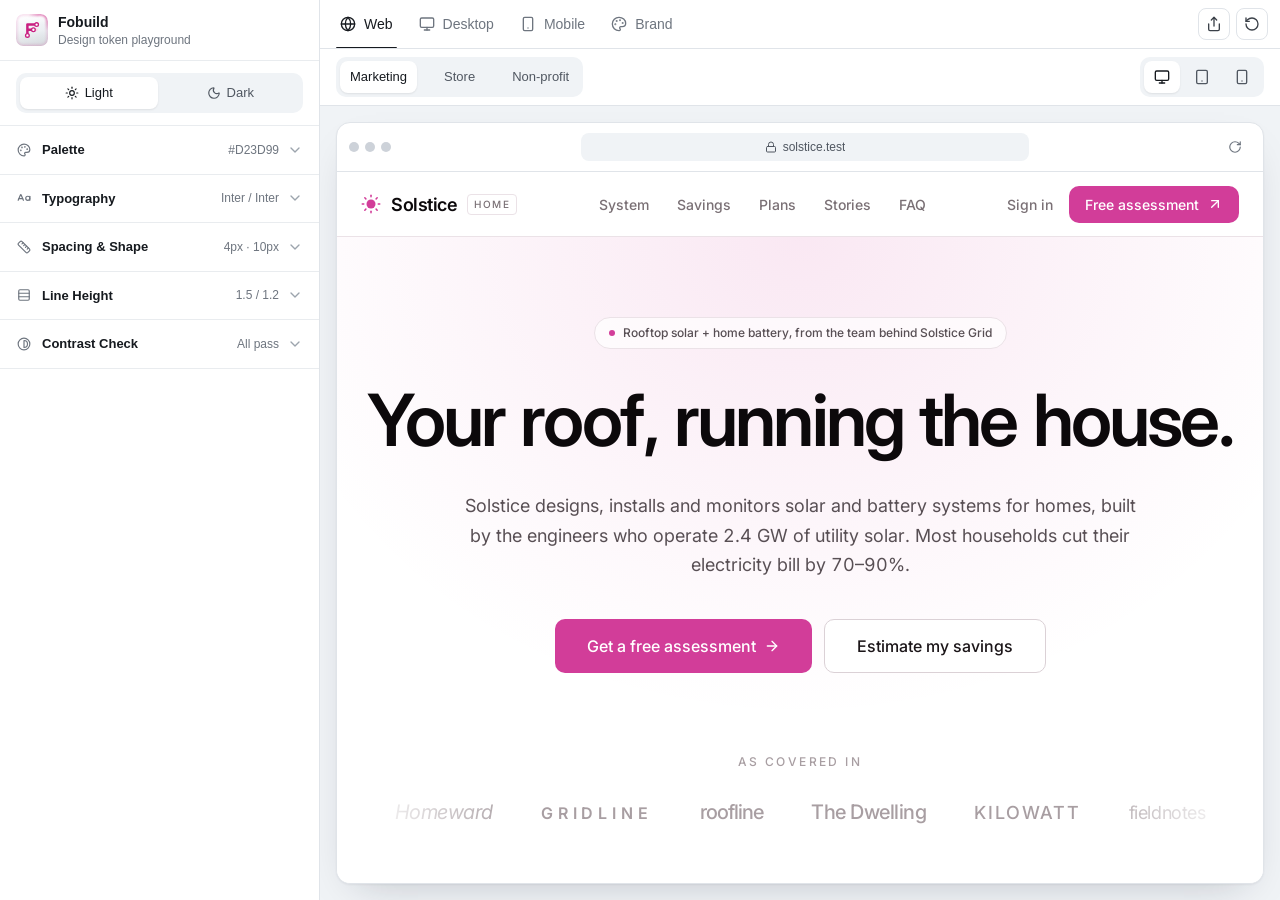
<file: index.html>
<!doctype html>
<html lang="en">
  <head>
    <meta charset="UTF-8" />
    <script>
      // Set the colour mode before first paint so the dark icon shows in dark mode and the light icon in light mode.
      try {
        var saved = JSON.parse(localStorage.getItem('fobuild:theme:v1') || '{}').mode
        var dark = saved === 'dark' || (saved !== 'light' && matchMedia('(prefers-color-scheme: dark)').matches)
        document.documentElement.classList.toggle('dark', dark)
        document.documentElement.style.colorScheme = dark ? 'dark' : 'light'
      } catch (e) {}
    </script>
    <link rel="icon" type="image/png" sizes="32x32" href="/icon-32.png" />
    <link rel="icon" type="image/svg+xml" href="/icon.svg" />
    <link rel="apple-touch-icon" href="/apple-touch-icon.png" />
    <link rel="manifest" href="/manifest.webmanifest" />
    <meta name="viewport" content="width=device-width, initial-scale=1.0" />
    <title>Fobuild</title>
    <meta name="description" content="One theme, every surface. Try your palette, type and spacing on real websites and apps, live." />
    <meta name="theme-color" content="#b02c7f" />
    <link rel="canonical" href="https://fobuild.app/" />

    <meta property="og:type" content="website" />
    <meta property="og:site_name" content="Fobuild" />
    <meta property="og:url" content="https://fobuild.app/" />
    <meta property="og:title" content="Fobuild: one theme, every surface" />
    <meta property="og:description" content="Try your palette, type and spacing on real websites and apps, live." />
    <meta property="og:image" content="https://fobuild.app/og.jpg" />
    <meta property="og:image:type" content="image/jpeg" />
    <meta property="og:image:width" content="1200" />
    <meta property="og:image:height" content="630" />
    <meta property="og:image:alt" content="The Fobuild icon beside the headline One theme, every surface., above the studio: a colour and type control panel next to a dashboard wearing the chosen theme." />

    <meta name="twitter:card" content="summary_large_image" />
    <meta name="twitter:title" content="Fobuild: one theme, every surface" />
    <meta name="twitter:description" content="Try your palette, type and spacing on real websites and apps, live." />
    <meta name="twitter:image" content="https://fobuild.app/og.jpg" />
    <meta name="twitter:image:alt" content="The Fobuild icon beside the headline One theme, every surface., above the studio's colour and type control panel." />
    <script type="module" crossorigin src="/assets/index-ChA01t8n.js"></script>
    <link rel="modulepreload" crossorigin href="/assets/chevron-down-CErOunYd.js">
    <link rel="stylesheet" crossorigin href="/assets/index-DjX_15rk.css">
  </head>
  <body>
    <div id="root"></div>
  </body>
</html>
</file>
